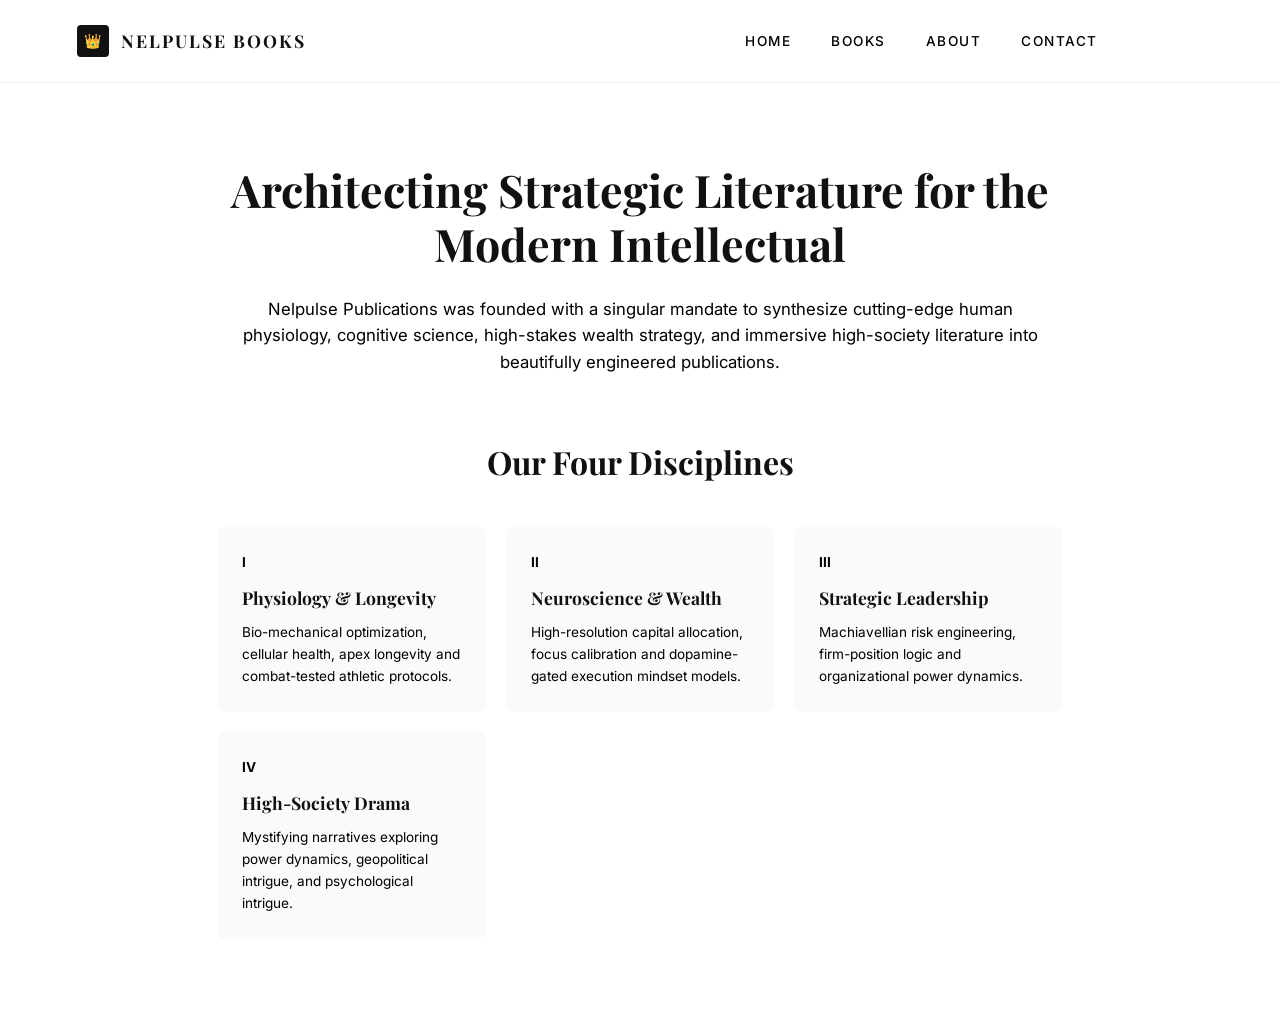
<file: about.html>
<!DOCTYPE html>
<html lang="en">
<head>
    <meta charset="UTF-8">
    <meta name="viewport" content="width=device-width, initial-scale=1.0">
    <title>About | NELPULSE BOOKS</title>
    <link href="https://fonts.googleapis.com/css2?family=Playfair+Display:ital,wght@0,400;0,600;0,700;1,400&family=Inter:wght@300;400;500;600&display=swap" rel="stylesheet">
    <style>
        <link rel="stylesheet" href="style.css">
        :root {
            --bg-light: #ffffff;
            --text-main: #111111;
            --text-muted: #666666;
            --gold: #b39245;
            --border-color: #e5e5e5;
        }
        * { margin: 0; padding: 0; box-sizing: border-box; }
        body {
            background-color: var(--bg-light);
            color: var(--text-main);
            font-family: 'Inter', sans-serif;
            line-height: 1.6;
        }
        header {
    display: flex;
    justify-content: space-between;
    align-items: center;
    padding: 25px 6%;
    background: var(--bg-light);
    position: sticky;
    top: 0;
    z-index: 1000;
    border-bottom: 1px solid #f0f0f0;
}

.logo-area {
    display: flex;
    align-items: center;
    gap: 12px;
    text-decoration: none;
    flex: 1; /* Logo ko left side fix rakhega */
}

nav {
    flex: 1;
    display: flex;
    justify-content: center; /* Navigation ko hamesha exact center mein rakhega */
}

nav ul {
    display: flex;
    gap: 40px;
    list-style: none;
}

.header-right {
    flex: 1;
    display: flex;
    justify-content: flex-end; /* Search/Icons ko right side rakhega */
    align-items: center;
    gap: 20px;
}
        .logo-box {
            background: #111;
            color: var(--gold);
            width: 32px;
            height: 32px;
            display: flex;
            align-items: center;
            justify-content: center;
            border-radius: 4px;
            font-size: 14px;
        }
        .logo-text {
            font-family: 'Playfair Display', serif;
            font-size: 1.1rem;
            letter-spacing: 2px;
            color: #111;
            font-weight: 700;
            text-transform: uppercase;
        }
        .logo-text span { color: var(--gold); }
        nav ul { display: flex; gap: 40px; list-style: none; }
        nav a {
            text-decoration: none;
            color: var(--text-main);
            font-size: 0.85rem;
            font-weight: 500;
            letter-spacing: 1.5px;
            text-transform: uppercase;
        }
        nav a:hover, nav a.active { color: var(--gold); }
        
        .container {
            padding: 80px 6%;
            max-width: 1000px;
            margin: 0 auto;
            text-align: center;
        }
        h1 {
            font-family: 'Playfair Display', serif;
            font-size: 2.8rem;
            margin-bottom: 25px;
            color: #111;
            line-height: 1.2;
        }
        .subtitle {
            color: var(--text-muted);
            font-size: 1.05rem;
            max-width: 800px;
            margin: 0 auto 60px auto;
        }
        .pillars-grid {
            display: grid;
            grid-template-columns: repeat(auto-fit, minmax(210px, 1fr));
            gap: 20px;
            margin-top: 40px;
            text-align: left;
        }
        .pillar-card {
            background: #fafafa;
            border: 1px solid var(--border-color);
            padding: 25px;
            border-radius: 8px;
        }
        .pillar-card span {
            color: var(--gold);
            font-weight: bold;
            font-size: 0.85rem;
            display: block;
            margin-bottom: 10px;
        }
        .pillar-card h3 {
            font-family: 'Playfair Display', serif;
            font-size: 1.1rem;
            margin-bottom: 10px;
            color: #111;
        }
        .pillar-card p {
            color: var(--text-muted);
            font-size: 0.85rem;
        }
    </style>
</head>
<body>

    <header>
        <a href="index.html" class="logo-area">
            <div class="logo-box">👑</div>
            <div class="logo-text">Nelpulse <span>Books</span></div>
        </a>
        <nav>
            <ul>
                <li><a href="index.html">Home</a></li>
                <li><a href="catalogue.html">Books</a></li>
                <li><a href="about.html" class="active">About</a></li>
                <li><a href="contact.html">Contact</a></li>
            </ul>
        </nav>
    </header>

    <div class="container">
        <h1>Architecting Strategic Literature for the Modern Intellectual</h1>
        <p class="subtitle">Nelpulse Publications was founded with a singular mandate to synthesize cutting-edge human physiology, cognitive science, high-stakes wealth strategy, and immersive high-society literature into beautifully engineered publications.</p>
        
        <h2 style="font-family: 'Playfair Display', serif; font-size: 2rem; color: #111; margin-top: 50px;">Our Four Disciplines</h2>
        
        <div class="pillars-grid">
            <div class="pillar-card">
                <span>I</span>
                <h3>Physiology & Longevity</h3>
                <p>Bio-mechanical optimization, cellular health, apex longevity and combat-tested athletic protocols.</p>
            </div>
            <div class="pillar-card">
                <span>II</span>
                <h3>Neuroscience & Wealth</h3>
                <p>High-resolution capital allocation, focus calibration and dopamine-gated execution mindset models.</p>
            </div>
            <div class="pillar-card">
                <span>III</span>
                <h3>Strategic Leadership</h3>
                <p>Machiavellian risk engineering, firm-position logic and organizational power dynamics.</p>
            </div>
            <div class="pillar-card">
                <span>IV</span>
                <h3>High-Society Drama</h3>
                <p>Mystifying narratives exploring power dynamics, geopolitical intrigue, and psychological intrigue.</p>
            </div>
        </div>
    </div>

</body>
</html>
</file>
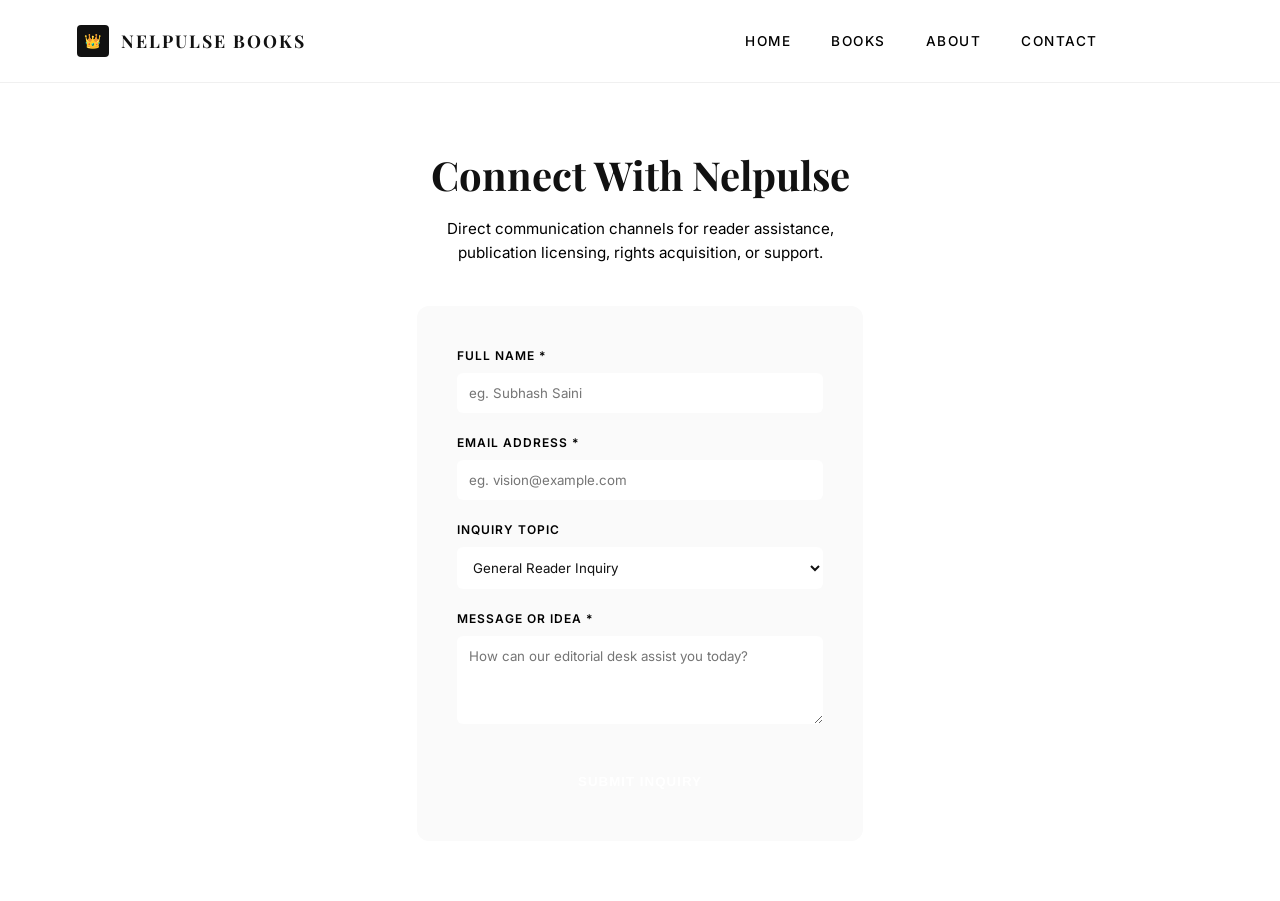
<file: contact.html>
<!DOCTYPE html>
<html lang="en">
<head>
    <meta charset="UTF-8">
    <meta name="viewport" content="width=device-width, initial-scale=1.0">
    <title>Contact | NELPULSE BOOKS</title>
    <link href="https://fonts.googleapis.com/css2?family=Playfair+Display:ital,wght@0,400;0,600;0,700;1,400&family=Inter:wght@300;400;500;600&display=swap" rel="stylesheet">
    <style>
        <link rel="stylesheet" href="style.css">
        :root {
            --bg-light: #ffffff;
            --text-main: #111111;
            --text-muted: #666666;
            --gold: #b39245;
            --border-color: #e5e5e5;
        }
        * { margin: 0; padding: 0; box-sizing: border-box; }
        body {
            background-color: var(--bg-light);
            color: var(--text-main);
            font-family: 'Inter', sans-serif;
            line-height: 1.6;
        }
header {
    display: flex;
    justify-content: space-between;
    align-items: center;
    padding: 25px 6%;
    background: var(--bg-light);
    position: sticky;
    top: 0;
    z-index: 1000;
    border-bottom: 1px solid #f0f0f0;
}

.logo-area {
    display: flex;
    align-items: center;
    gap: 12px;
    text-decoration: none;
    flex: 1; /* Logo ko left side fix rakhega */
}

nav {
    flex: 1;
    display: flex;
    justify-content: center; /* Navigation ko hamesha exact center mein rakhega */
}

nav ul {
    display: flex;
    gap: 40px;
    list-style: none;
}

.header-right {
    flex: 1;
    display: flex;
    justify-content: flex-end; /* Search/Icons ko right side rakhega */
    align-items: center;
    gap: 20px;
}
        .logo-box {
            background: #111;
            color: var(--gold);
            width: 32px;
            height: 32px;
            display: flex;
            align-items: center;
            justify-content: center;
            border-radius: 4px;
            font-size: 14px;
        }
        .logo-text {
            font-family: 'Playfair Display', serif;
            font-size: 1.1rem;
            letter-spacing: 2px;
            color: #111;
            font-weight: 700;
            text-transform: uppercase;
        }
        .logo-text span { color: var(--gold); }
        nav ul { display: flex; gap: 40px; list-style: none; }
        nav a {
            text-decoration: none;
            color: var(--text-main);
            font-size: 0.85rem;
            font-weight: 500;
            letter-spacing: 1.5px;
            text-transform: uppercase;
        }
        nav a:hover, nav a.active { color: var(--gold); }
        
        .container {
            padding: 60px 6%;
            max-width: 600px;
            margin: 0 auto;
        }
        h1 {
            font-family: 'Playfair Display', serif;
            font-size: 2.5rem;
            text-align: center;
            margin-bottom: 10px;
            color: #111;
        }
        .subtitle {
            color: var(--text-muted);
            text-align: center;
            font-size: 0.95rem;
            margin-bottom: 40px;
        }
        .form-box {
            background: #fafafa;
            border: 1px solid var(--border-color);
            padding: 40px;
            border-radius: 12px;
        }
        .form-group {
            margin-bottom: 20px;
        }
        label {
            display: block;
            font-size: 0.75rem;
            text-transform: uppercase;
            letter-spacing: 1px;
            color: var(--gold);
            margin-bottom: 8px;
            font-weight: 600;
        }
        input, textarea, select {
            width: 100%;
            padding: 12px;
            background: #fff;
            border: 1px solid var(--border-color);
            color: #111;
            border-radius: 6px;
            font-family: 'Inter', sans-serif;
        }
        input:focus, textarea:focus, select:focus {
            outline: none;
            border-color: var(--gold);
        }
        .btn-submit {
            width: 100%;
            padding: 12px;
            background: var(--gold);
            color: #fff;
            border: none;
            font-weight: 600;
            text-transform: uppercase;
            letter-spacing: 1px;
            cursor: pointer;
            border-radius: 6px;
            margin-top: 10px;
        }
        .btn-submit:hover { background: var(--gold-dark); }
    </style>
</head>
<body>

    <header>
        <a href="index.html" class="logo-area">
            <div class="logo-box">👑</div>
            <div class="logo-text">Nelpulse <span>Books</span></div>
        </a>
        <nav>
            <ul>
                <li><a href="index.html">Home</a></li>
                <li><a href="catalogue.html">Books</a></li>
                <li><a href="about.html">About</a></li>
                <li><a href="contact.html" class="active">Contact</a></li>
            </ul>
        </nav>
    </header>

    <div class="container">
        <h1>Connect With Nelpulse</h1>
        <p class="subtitle">Direct communication channels for reader assistance, publication licensing, rights acquisition, or support.</p>
        
        <div class="form-box">
            <form>
                <div class="form-group">
                    <label>Full Name *</label>
                    <input type="text" placeholder="eg. Subhash Saini" required>
                </div>
                <div class="form-group">
                    <label>Email Address *</label>
                    <input type="email" placeholder="eg. vision@example.com" required>
                </div>
                <div class="form-group">
                    <label>Inquiry Topic</label>
                    <select>
                        <option>General Reader Inquiry</option>
                        <option>Licensing & Rights</option>
                        <option>Support & Assistance</option>
                    </select>
                </div>
                <div class="form-group">
                    <label>Message or Idea *</label>
                    <textarea rows="4" placeholder="How can our editorial desk assist you today?" required></textarea>
                </div>
                <button type="submit" class="btn-submit">Submit Inquiry</button>
            </form>
        </div>
    </div>

</body>
</html>
</file>
<file: style.css>
:root {
    --bg-light: #ffffff;
    --text-main: #111111;
    --text-muted: #666666;
    --gold: #b39245;
    --gold-dark: #9a7d3a;
    --border-color: #e5e5e5;
}

* { margin: 0; padding: 0; box-sizing: border-box; }

body {
    background-color: var(--bg-light);
    color: var(--text-main);
    font-family: 'Inter', sans-serif;
    line-height: 1.5;
}

/* --- Common Header (Har page par ek jaisa center aligned aur match karta hua) --- */
header {
    display: flex;
    justify-content: space-between;
    align-items: center;
    padding: 25px 6%;
    background: var(--bg-light);
    position: sticky;
    top: 0;
    z-index: 1000;
    border-bottom: 1px solid #f0f0f0;
}

.logo-area {
    display: flex;
    align-items: center;
    gap: 12px;
    text-decoration: none;
    flex: 1;
}

.logo-box {
    background: #111;
    color: var(--gold);
    width: 32px;
    height: 32px;
    display: flex;
    align-items: center;
    justify-content: center;
    border-radius: 4px;
    font-size: 14px;
}

.logo-text {
    font-family: 'Playfair Display', serif;
    font-size: 1.1rem;
    letter-spacing: 2px;
    color: #111;
    font-weight: 700;
    text-transform: uppercase;
}

.logo-text span { color: var(--gold); }

/* Navigation Center Alignment Fixed for ALL Pages */
nav {
    flex: 1;
    display: flex;
    justify-content: center;
}

nav ul {
    display: flex;
    gap: 40px;
    list-style: none;
}

nav a {
    text-decoration: none;
    color: var(--text-main);
    font-size: 0.85rem;
    font-weight: 500;
    letter-spacing: 1.5px;
    text-transform: uppercase;
    transition: color 0.2s;
}

/* Active page color matching theme gold */
nav a:hover, nav a.active {
    color: var(--gold);
}

.header-right {
    flex: 1;
    display: flex;
    justify-content: flex-end;
    align-items: center;
    gap: 20px;
}
</file>
